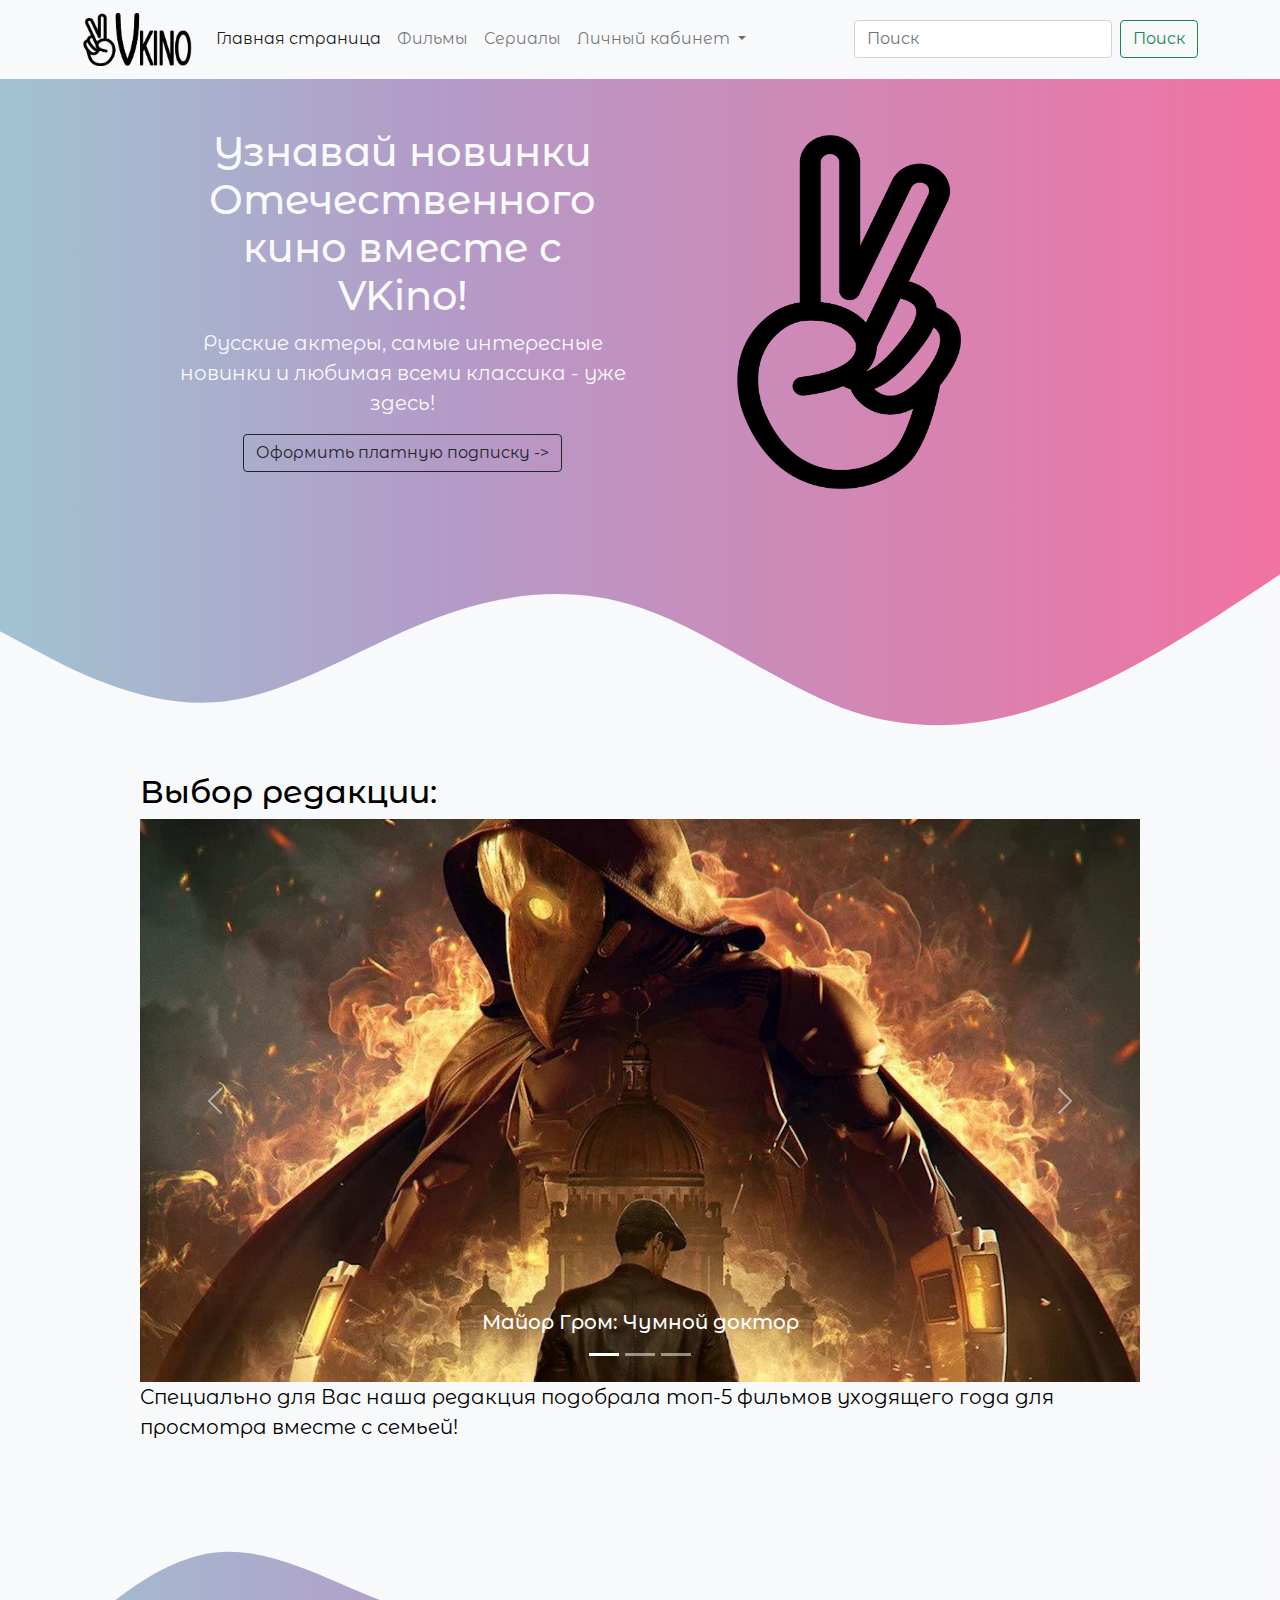
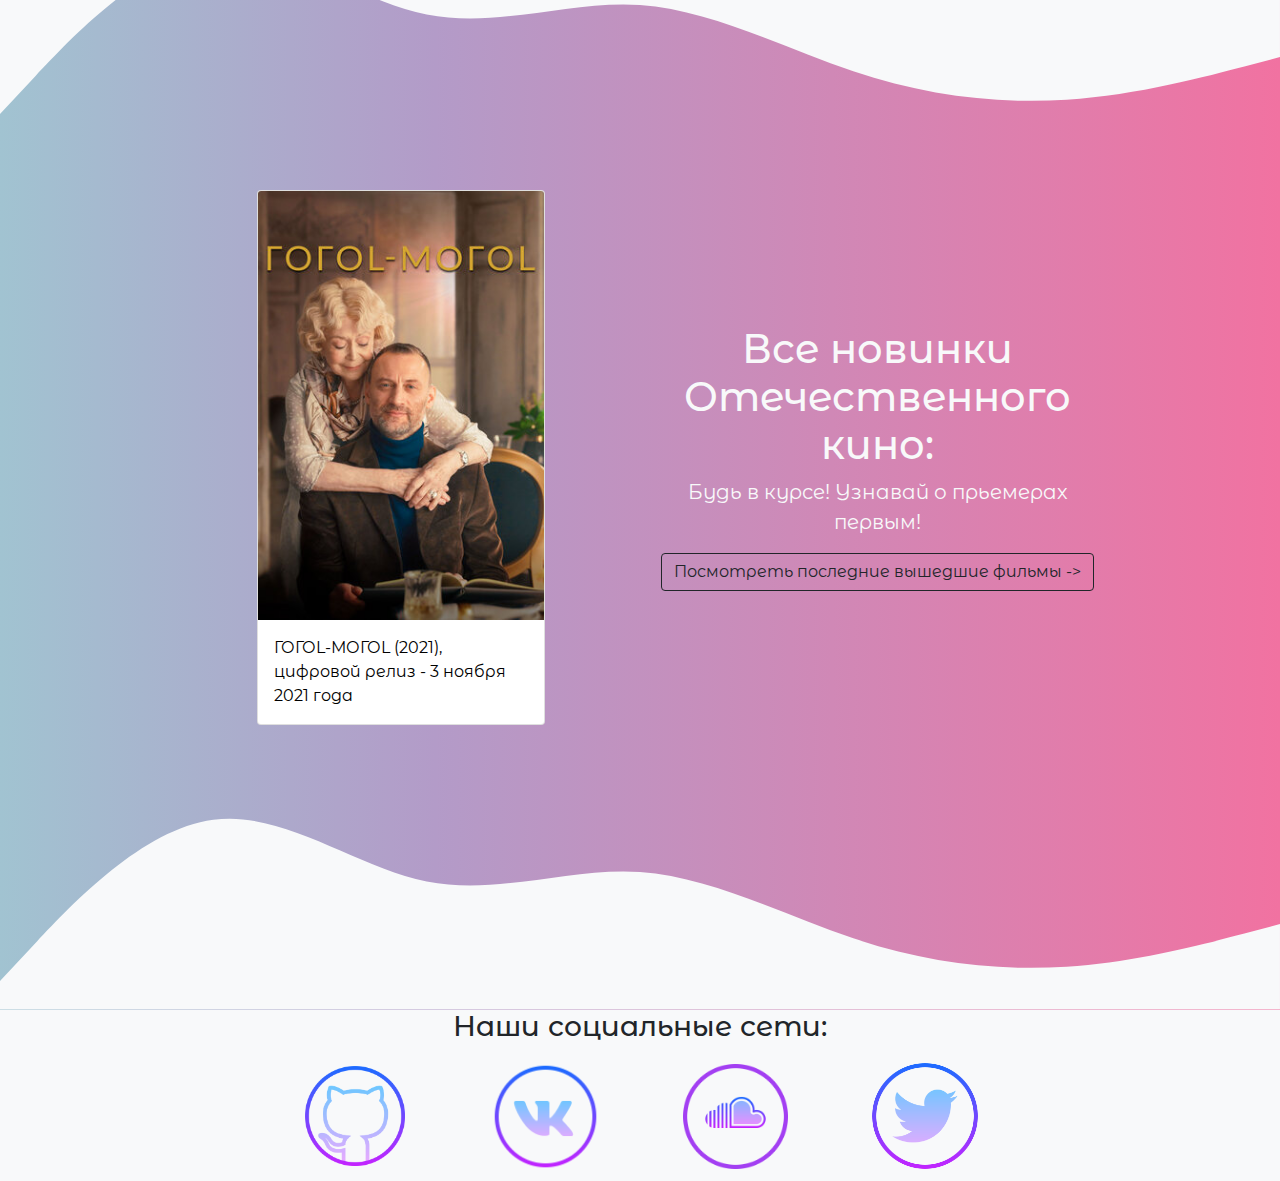
<file: index.html>
<!DOCTYPE html>
<html lang="ru">

<head>
  <meta charset="UTF-8" />
  <meta name="viewport" content="width=device-width, initial-scale=1">
  <title>VKINO</title>
  <link rel="stylesheet" href="bootstrap/css/bootstrap.min.css">
  <link rel="stylesheet" href="css/style.css">
  <link rel="preconnect" href="https://fonts.googleapis.com">
  <link rel="preconnect" href="https://fonts.gstatic.com" crossorigin>
  <link href="https://fonts.googleapis.com/css2?family=Montserrat+Alternates:wght@300&display=swap" rel="stylesheet">
  <link rel="apple-touch-icon" sizes="180x180" href="/apple-touch-icon.png">
  <link rel="icon" type="image/png" sizes="32x32" href="/favicon-32x32.png">
  <link rel="icon" type="image/png" sizes="16x16" href="/favicon-16x16.png">
  <link rel="manifest" href="/site.webmanifest">
</head>

<body>
  <nav class="navbar navbar-expand-lg navbar-light bg-light fixed-top">
    <div class="container">
      <a class="navbar-brand" href="#"><img src="images/logoupd.png" width="110" alt=""></a>
      <button class="navbar-toggler" type="button" data-bs-toggle="collapse" data-bs-target="#navbarSupportedContent"
        aria-controls="navbarSupportedContent" aria-expanded="false" aria-label="Toggle navigation">
        <span class="navbar-toggler-icon"></span>
      </button>
      <div class="collapse navbar-collapse" id="navbarSupportedContent">
        <ul class="navbar-nav me-auto mb-2 mb-lg-0">
          <li class="nav-item">
            <a href = "index.html" class="nav-link active" aria-current="page" href="#">Главная страница</a>
          </li>
          <li class="nav-item">
            <a class="nav-link" href="#">Фильмы</a>
          </li>
          <li class="nav-item">
            <a class="nav-link" href="#">Сериалы</a>
          </li>
          <li class="nav-item dropdown">
            <a class="nav-link dropdown-toggle" href="#" id="navbarDropdown" role="button" data-bs-toggle="dropdown"
              aria-expanded="false">
              Личный кабинет
            </a>
            <ul class="dropdown-menu" aria-labelledby="navbarDropdown">
              <li><a class="dropdown-item" href="#">Личный кабинет</a></li>
              <li><a class="dropdown-item" href="#">Избранное</a></li>
              <li>
                <hr class="dropdown-divider">
              </li>
              <li><a class="dropdown-item" href="#">Выйти</a></li>
            </ul>
          </li>
        </ul>
        <form class="d-flex">
          <input class="form-control me-2" type="search" placeholder="Поиск" aria-label="Search">
          <button class="btn btn-outline-success" type="submit">Поиск</button>
        </form>
      </div>
    </div>
  </nav>
  <header class="page-header gradient">
    <div class="container pt-5 text-center">
      <div class="row align-items-center justify-content-center">
        <div class="col-md-5">
          <h1>
            Узнавай новинки Отечественного кино вместе с VKino!
          </h1>
          <p>
            Русские актеры, самые интересные новинки и любимая всеми классика - уже здесь!
          </p>
          <button type="button" class="btn btn-outline-dark">Оформить платную подписку -></button>
        </div>
        <div class="col-md-5">
          <div class="logo">
            <img src="images/VKINO1mod.png" width="240px" alt="Header image">
          </div>
        </div>
      </div>
    </div>
    </div>
    <svg xmlns="http://www.w3.org/2000/svg" viewBox="0 0 1440 320">
      <path fill="#f8f9fa" fill-opacity="1"
        d="M0,160L40,181.3C80,203,160,245,240,240C320,235,400,181,480,149.3C560,117,640,107,720,133.3C800,160,880,224,960,250.7C1040,277,1120,267,1200,234.7C1280,203,1360,149,1400,122.7L1440,96L1440,320L1400,320C1360,320,1280,320,1200,320C1120,320,1040,320,960,320C880,320,800,320,720,320C640,320,560,320,480,320C400,320,320,320,240,320C160,320,80,320,40,320L0,320Z">
      </path>
    </svg>
  </header>
  <section class="recs">
    <h2>Выбор редакции:</h2>
    <div id="carouselExampleCaptions" class="carousel slide" data-bs-ride="carousel">
      <div class="carousel-indicators">
        <button type="button" data-bs-target="#carouselExampleCaptions" data-bs-slide-to="0" class="active"
          aria-current="true" aria-label="Slide 1"></button>
        <button type="button" data-bs-target="#carouselExampleCaptions" data-bs-slide-to="1"
          aria-label="Slide 2"></button>
        <button type="button" data-bs-target="#carouselExampleCaptions" data-bs-slide-to="2"
          aria-label="Slide 3"></button>
      </div>
      <div class="carousel-inner">
        <div class="carousel-item active">
          <a href="majorgrom.html"><img src="images/mgcd.jpg" class="d-block w-100" alt=""></a>
          <div class="carousel-caption d-none d-md-block">
            <h5>Майор Гром: Чумной доктор</h5>
          </div>
        </div>
        <div class="carousel-item">
          <img src="images/topi.jpg" class="d-block w-100" alt="">
          <div class="carousel-caption d-none d-md-block">
            <h5>Топи</h5>
          </div>
        </div>
        <div class="carousel-item">
          <img src="images/ogon.jpg" class="d-block w-100" alt="">
          <div class="carousel-caption d-none d-md-block">
            <h5>Огонь</h5>
          </div>
        </div>
      </div>
      <button class="carousel-control-prev" type="button" data-bs-target="#carouselExampleCaptions"
        data-bs-slide="prev">
        <span class="carousel-control-prev-icon" aria-hidden="true"></span>
        <span class="visually-hidden">Предыдущий</span>
      </button>
      <button class="carousel-control-next" type="button" data-bs-target="#carouselExampleCaptions"
        data-bs-slide="next">
        <span class="carousel-control-next-icon" aria-hidden="true"></span>
        <span class="visually-hidden">Следующий</span>
      </button>
    </div>
    <p>
      Специально для Вас наша редакция подобрала топ-5 фильмов уходящего года для просмотра вместе с семьей!
    </p>
  </section>
  <section class="news gradient">
    <svg xmlns="http://www.w3.org/2000/svg" viewBox="0 0 1440 320">
      <path fill="#f8f9fa" fill-opacity="1"
        d="M0,288L40,245.3C80,203,160,117,240,106.7C320,96,400,160,480,176C560,192,640,160,720,165.3C800,171,880,213,960,240C1040,267,1120,277,1200,272C1280,267,1360,245,1400,234.7L1440,224L1440,0L1400,0C1360,0,1280,0,1200,0C1120,0,1040,0,960,0C880,0,800,0,720,0C640,0,560,0,480,0C400,0,320,0,240,0C160,0,80,0,40,0L0,0Z">
      </path>
    </svg>
    <div class="container pt-5">
      <div class="row align-items-center justify-content-center">
        <div class="col-md-5">
          <div class="card" style="width: 18rem;">
            <img src="images/NEWBY.jpg" class="card-img-top" alt="">
            <div class="card-body">
              <p class="card-text">ГОГОL-МОГОL (2021), цифровой релиз - 3 ноября 2021 года</p>
            </div>
          </div>
        </div>
        <div class="col-md-5 text-center">
          <h1>Все новинки Отечественного кино:</h1>
          <p>Будь в курсе! Узнавай о прьемерах первым!</p>
          <button type="button" class="btn btn-outline-dark">Посмотреть последние вышедшие фильмы -></button>
        </div>
      </div>
    </div>
    <svg xmlns="http://www.w3.org/2000/svg" viewBox="0 0 1440 320">
      <path fill="#f8f9fa" fill-opacity="1"
        d="M0,288L40,245.3C80,203,160,117,240,106.7C320,96,400,160,480,176C560,192,640,160,720,165.3C800,171,880,213,960,240C1040,267,1120,277,1200,272C1280,267,1360,245,1400,234.7L1440,224L1440,320L1400,320C1360,320,1280,320,1200,320C1120,320,1040,320,960,320C880,320,800,320,720,320C640,320,560,320,480,320C400,320,320,320,240,320C160,320,80,320,40,320L0,320Z">
      </path>
    </svg>
  </section>
  <section class="socialmedia">
    <div class="container text-center">
      <div class="row align-items-center justify-content-center">
        <h3>Наши социальные сети:</h3>
        <div class="col-md-2">
          <a href="https://github.com/b8enly/VKINO"><img src="images/178-1787508_github-icon-download-at-icons8-white-github-icon.png" width="100px"></a>
        </div>
        <div class="col-md-2">
          <a href="https://vk.com/afterthecadence"><img src="images/icons8-vk-circled-512.png" width="125px"></a>
        </div>
        <div class="col-md-2">
          <a href="https://soundcloud.com/afterthecadence"><img src="images/icons8-soundcloud-512 (1).png" width="105px"></a>
        </div>
        <div class="col-md-2">
          <a href="https://twitter.com/afterthecadence"><img src="images/icons8-twitter-circled-512.png" width="130px"></a>
        </div>
      </div>
    </div>
  </section>
  <script src="bootstrap/js/bootstrap.min.js"></script>
</body>

</html>
</file>
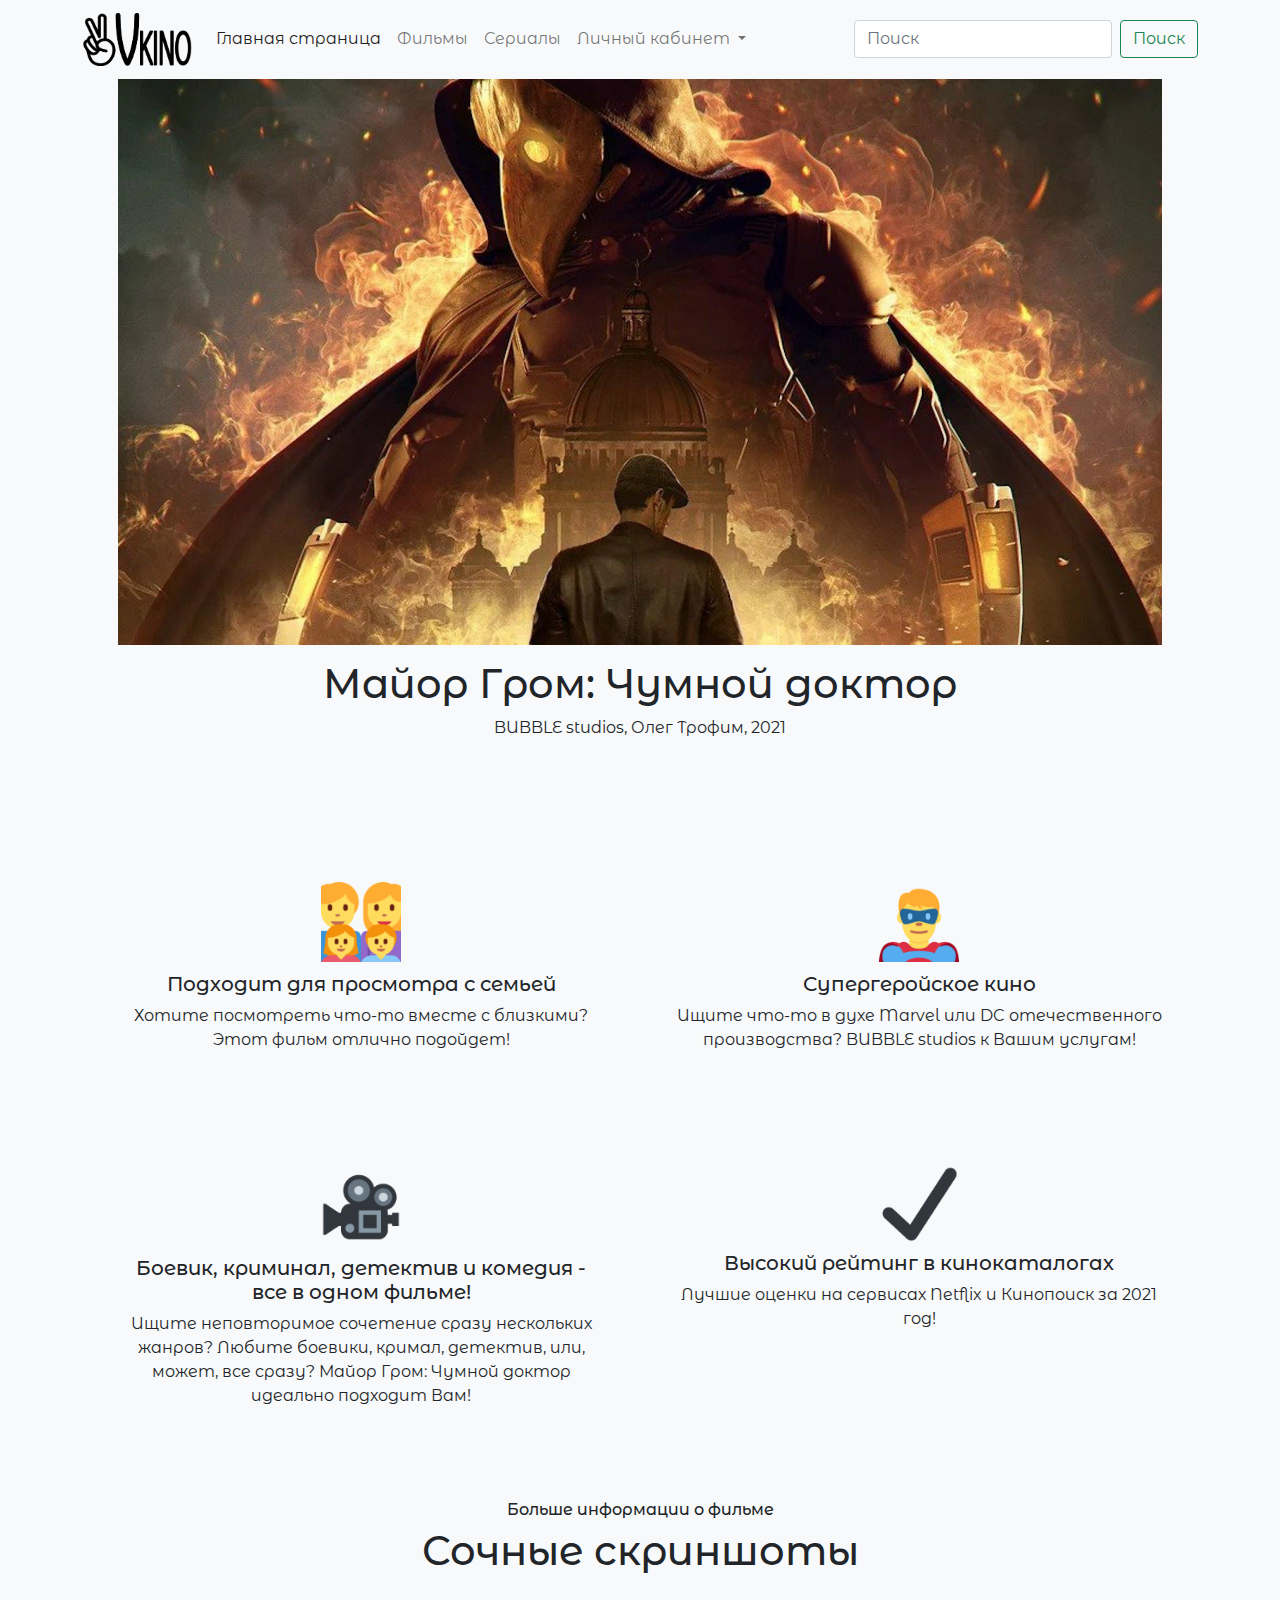
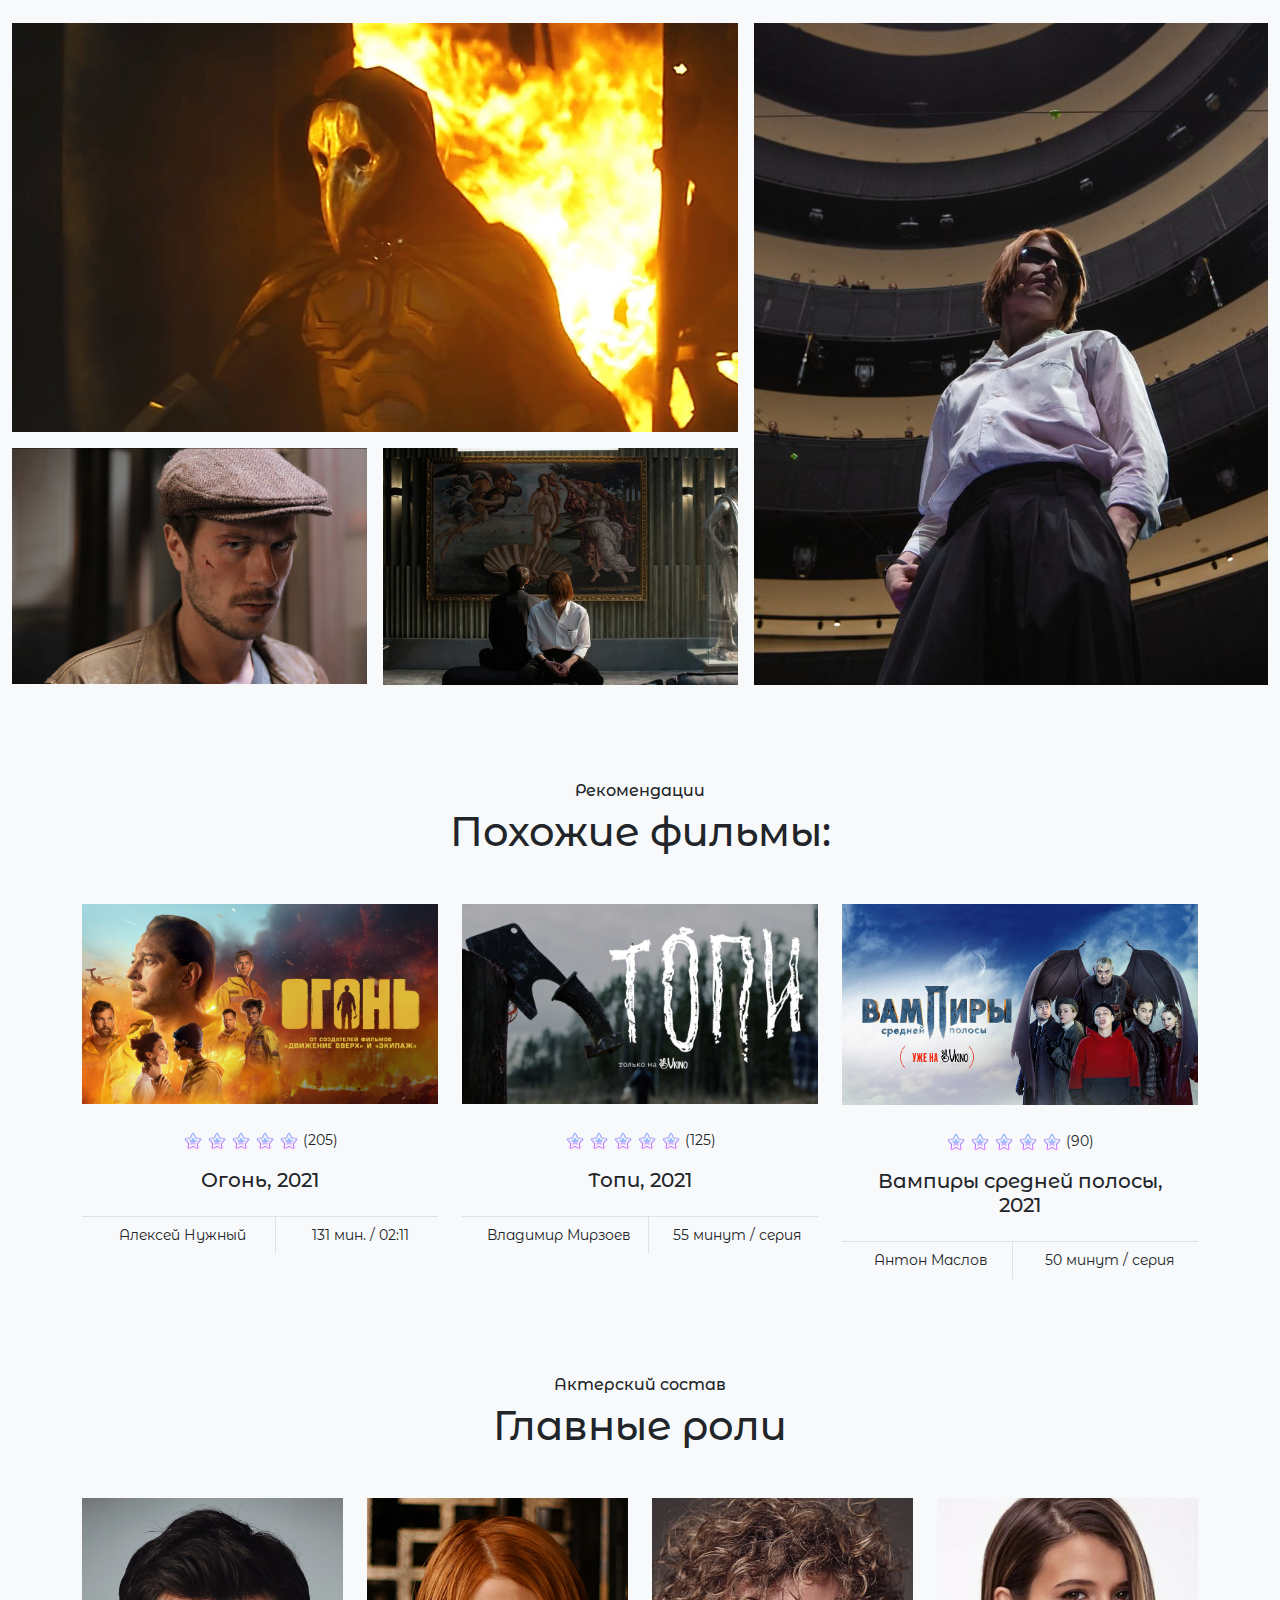
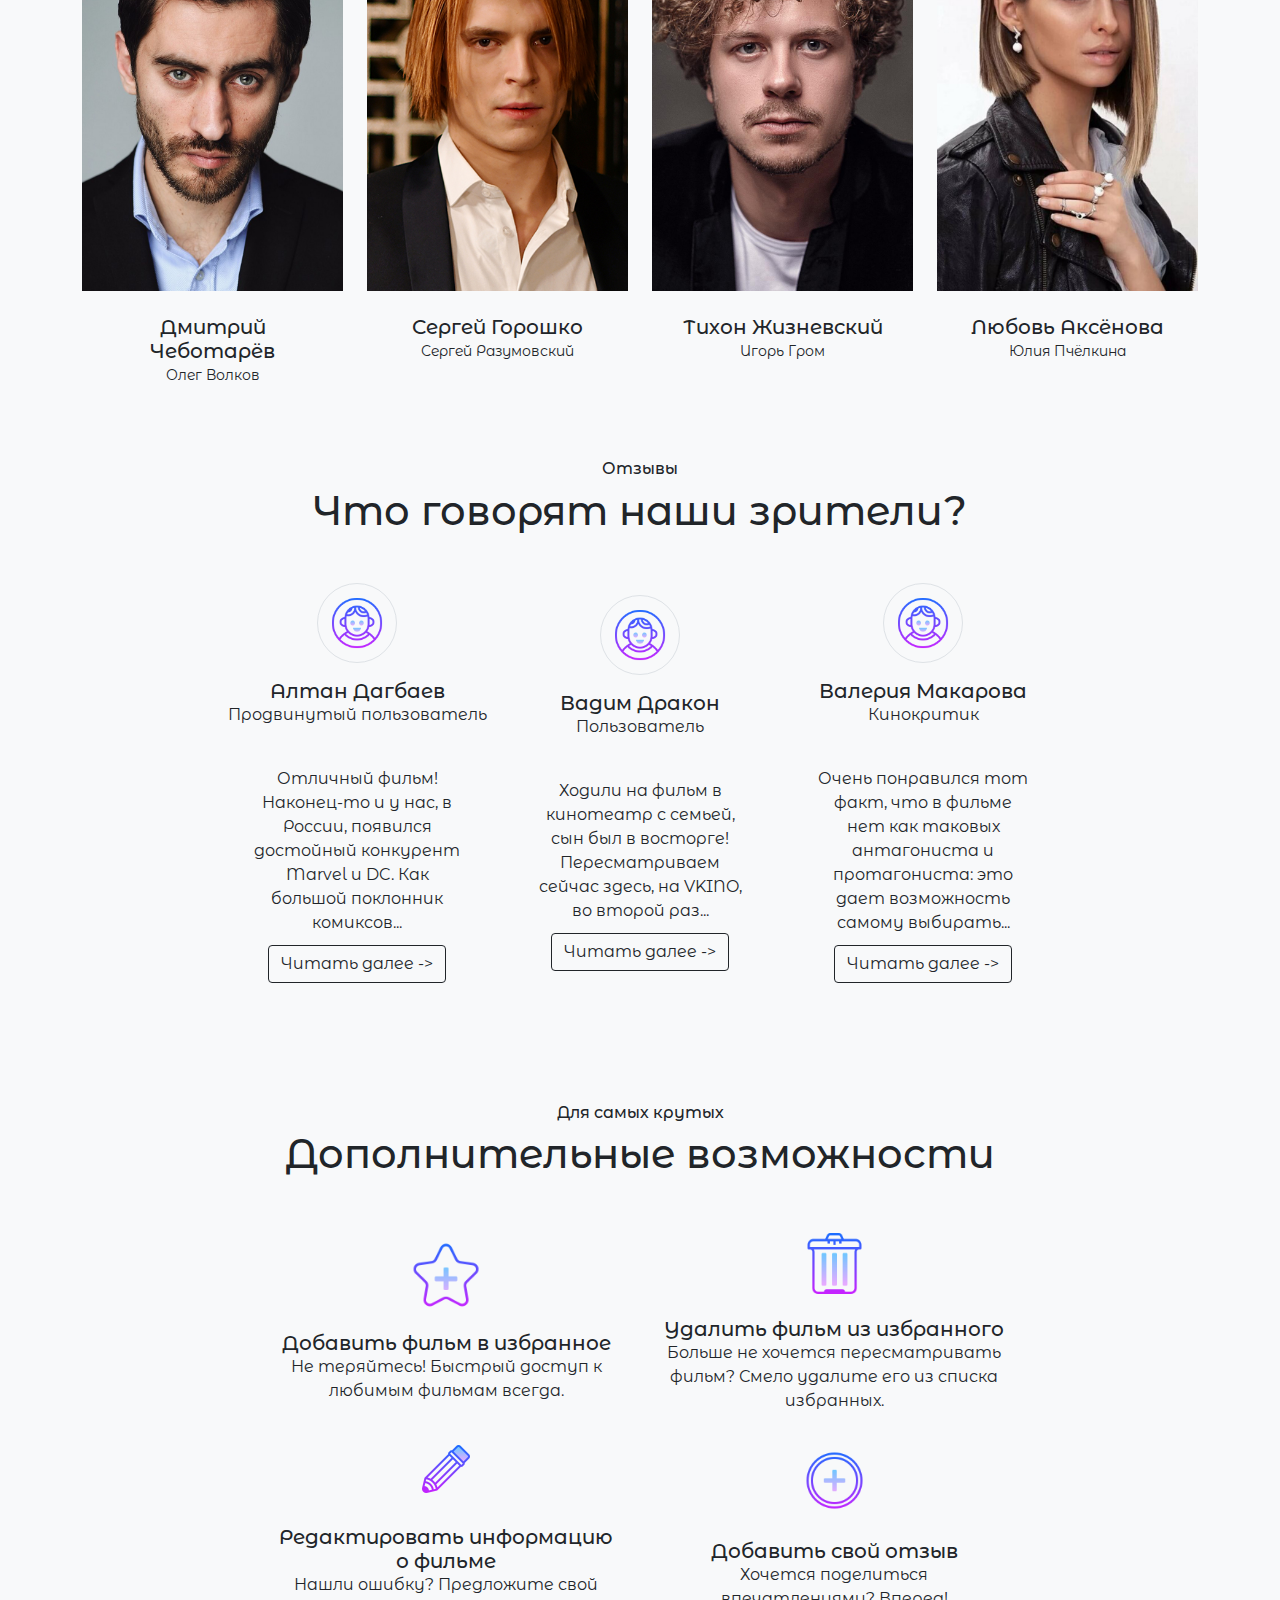
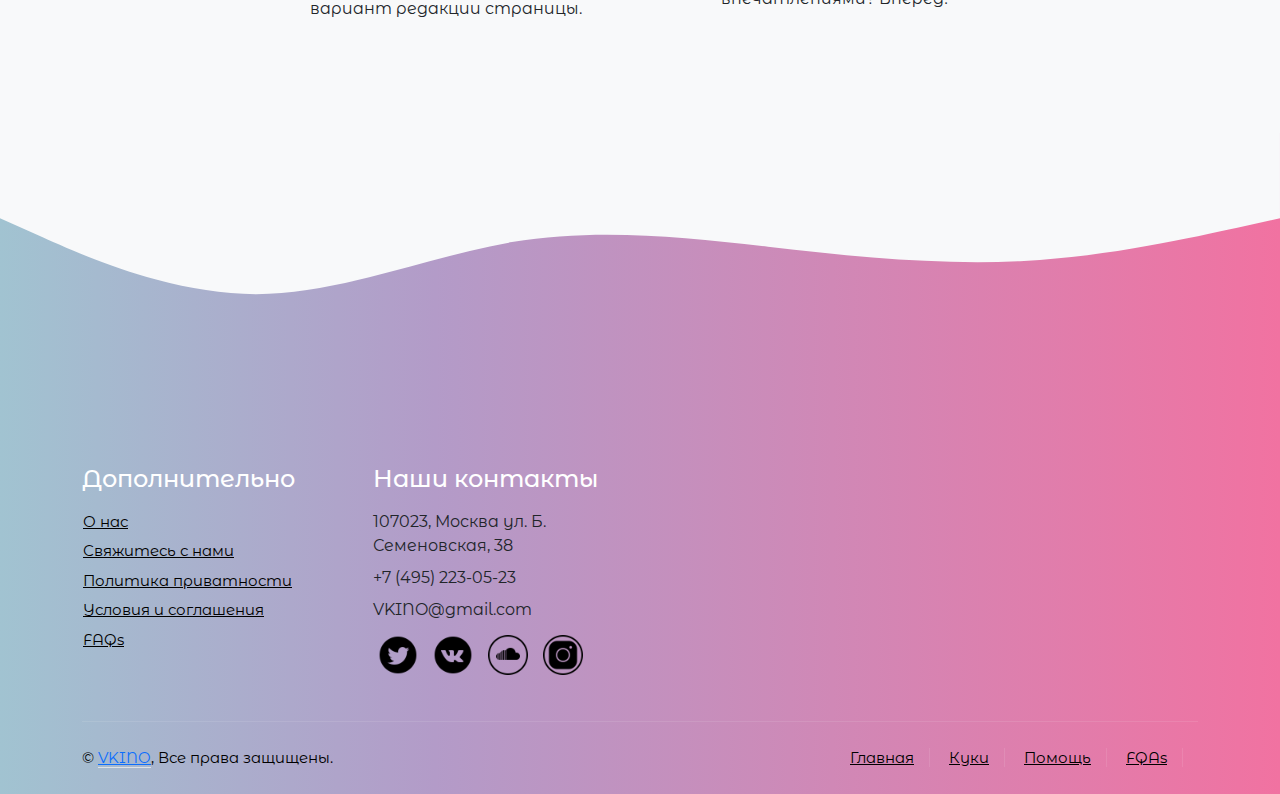
<file: majorgrom.html>
<!DOCTYPE html>
<html lang="ru">

<head>
    <meta charset="utf-8">
    <title>VKINO</title>
    <meta name="viewport" content="width=device-width, initial-scale=1">

    <link rel="preconnect" href="https://fonts.googleapis.com">
    <link rel="preconnect" href="https://fonts.gstatic.com" crossorigin>
    <link href="https://fonts.googleapis.com/css2?family=Montserrat+Alternates:wght@300&display=swap" rel="stylesheet">

    <!-- Favicon -->
    <link href="img/favicon.ico" rel="icon">
    <link rel="apple-touch-icon" sizes="180x180" href="/apple-touch-icon.png">
    <link rel="icon" type="image/png" sizes="32x32" href="/favicon-32x32.png">
    <link rel="icon" type="image/png" sizes="16x16" href="/favicon-16x16.png">
    <link rel="manifest" href="/site.webmanifest">
    <link rel="stylesheet" href="https://cdnjs.cloudflare.com/ajax/libs/font-awesome/4.7.0/css/font-awesome.min.css">

    <!-- Customized Bootstrap Stylesheet -->
    <link rel="stylesheet" href="bootstrap/css/bootstrap.min.css">

    <!-- Template Stylesheet -->
    <link rel="stylesheet" href="css/style.css">
</head>

<body>
    <!-- Navbar Start -->
    <nav class="navbar navbar-expand-lg navbar-light bg-light fixed-top">
        <div class="container">
          <a class="navbar-brand" href="#"><img src="images/logoupd.png" width="110" alt=""></a>
          <button class="navbar-toggler" type="button" data-bs-toggle="collapse" data-bs-target="#navbarSupportedContent"
            aria-controls="navbarSupportedContent" aria-expanded="false" aria-label="Toggle navigation">
            <span class="navbar-toggler-icon"></span>
          </button>
          <div class="collapse navbar-collapse" id="navbarSupportedContent">
            <ul class="navbar-nav me-auto mb-2 mb-lg-0">
              <li class="nav-item">
                <a href = "index.html" class="nav-link active" aria-current="page" href="#">Главная страница</a>
              </li>
              <li class="nav-item">
                <a class="nav-link" href="#">Фильмы</a>
              </li>
              <li class="nav-item">
                <a class="nav-link" href="#">Сериалы</a>
              </li>
              <li class="nav-item dropdown">
                <a class="nav-link dropdown-toggle" href="#" id="navbarDropdown" role="button" data-bs-toggle="dropdown"
                  aria-expanded="false">
                  Личный кабинет
                </a>
                <ul class="dropdown-menu" aria-labelledby="navbarDropdown">
                  <li><a class="dropdown-item" href="#">Личный кабинет</a></li>
                  <li><a class="dropdown-item" href="#">Избранное</a></li>
                  <li>
                    <hr class="dropdown-divider">
                  </li>
                  <li><a class="dropdown-item" href="#">Выйти</a></li>
                </ul>
              </li>
            </ul>
            <form class="d-flex">
              <input class="form-control me-2" type="search" placeholder="Поиск" aria-label="Search">
              <button class="btn btn-outline-success" type="submit">Поиск</button>
            </form>
          </div>
        </div>
      </nav>
    <!-- Navbar End -->


    <!-- Main Start -->
    <div class="container p-5 mb-4 text-center">
        <div class="mainpic"><img class="img-fluid" src="images/mgcd.jpg" alt="" width="1920px"></div> 
        <h1>Майор Гром: Чумной доктор</h1>
        <p>BUBBLE studios, Олег Трофим, 2021</p>
    </div>
    <!-- Main End -->


    <!-- Characteristics Start -->
    <div class="container-xl py-1">
        <div class="container">
            <div class="row g-4">
                <div class="col-lg-6 col-sm-3">
                    <div class="service-item text-center pt-3">
                        <div class="p-4">
                            <div class="icon"><img src="favicon/android-chrome-192x192.png" width="80px"></div>
                            <h5 class="mb-2">Подходит для просмотра с семьей</h5>
                            <p>Хотите посмотреть что-то вместе с близкими? Этот фильм отлично подойдет!</p>
                        </div>
                    </div>
                </div>
                <div class="col-lg-6 col-sm-3">
                    <div class="service-item text-center pt-3">
                        <div class="p-4">
                            <div class="icon"><img src="favicon/superhero.png" width="80px"></div>
                            <h5 class="mb-2">Супергеройское кино</h5>
                            <p>Ищите что-то в духе Marvel или DC отечественного производства? BUBBLE studios к Вашим услугам!</p>
                        </div>
                    </div>
                </div>
                <div class="col-lg-6 col-sm-3">
                    <div class="service-item text-center pt-3">
                        <div class="p-4">
                            <div class="icon"><img src="favicon/film.png" width="80px"></div>
                            <h5 class="mb-2">Боевик, криминал, детектив и комедия - все в одном фильме!</h5>
                            <p>Ищите неповторимое сочетение сразу нескольких жанров? Любите боевики, кримал, 
                                детектив, или, может, все сразу? Майор Гром: Чумной доктор идеально подходит Вам!</p>
                        </div>
                    </div>
                </div>
                <div class="col-lg-6 col-sm-3">
                    <div class="service-item text-center pt-3">
                        <div class="p-4">
                            <div class="icon"><img src="favicon/approved.png" width="75px"></div>
                            <h5 class="mb-2">Высокий рейтинг в кинокаталогах</h5>
                            <p>Лучшие оценки на сервисах Netflix и Кинопоиск за 2021 год!</p>
                        </div>
                    </div>
                </div>
            </div>
        </div>
    </div>
    <!-- Characteristics End -->


    <!-- Screenshot Start -->
    <div class="container-xxl py-5 category">
        <div class="container text-center">
                <h6 class="section-title px-3">Больше информации о фильме</h6>
                <h1 class="mb-5">Сочные скриншоты</h1>
            </div>
            <div class="row g-3">
                <div class="col-lg-7 col-md-6">
                    <div class="row g-3">
                        <div class="col-lg-12 col-md-12">
                            <a class="position-relative d-block overflow-hidden" href="">
                                <img class="img-fluid" src="images/мгчд1.jpg" alt="">
                                <div class="text-center position-absolute bottom-0 end-0 py-2 px-3" style="margin: 1px;">
                                </div>
                            </a>
                        </div>
                        <div class="col-lg-6 col-md-12 wow zoomIn" data-wow-delay="0.3s">
                            <a class="position-relative d-block overflow-hidden" href="">
                                <img class="img-fluid" src="images/мгчд2.0.jpg" alt="">
                                <div class="text-center position-absolute bottom-0 end-0 py-2 px-3" style="margin: 1px;">
                                </div>
                            </a>
                        </div>
                        <div class="col-lg-6 col-md-12 wow zoomIn" data-wow-delay="0.5s">
                            <a class="position-relative d-block overflow-hidden" href="">
                                <img class="img-fluid" src="images/мгчд3.jpg" alt="">
                                <div class="text-center position-absolute bottom-0 end-0 py-2 px-3" style="margin: 1px;">
                                </div>
                            </a>
                        </div>
                    </div>
                </div>
                <div class="col-lg-5 col-md-6 wow zoomIn" data-wow-delay="0.7s" style="min-height: 350px;">
                    <a class="position-relative d-block h-100 overflow-hidden" href="">
                        <img class="img-fluid position-absolute w-100 h-100" src="images/мгчд4.jpg" alt="" style="object-fit: cover;">
                        <div class="text-center position-absolute bottom-0 end-0 py-2 px-3" style="margin:  1px;">
                        </div>
                    </a>
                </div>
            </div>
        </div>
    <!-- Screenshot End -->


    <!-- Films Start -->
    <div class="container-xxl py-5">
        <div class="container">
            <div class="text-center">
                <h6 class="section-title px-3">Рекомендации</h6>
                <h1 class="mb-5">Похожие фильмы:</h1>
            </div>
            <div class="row g-4 justify-content-center">
                <div class="col-lg-4 col-md-6">
                    <div class="course-item bg-light">
                        <div class="position-relative overflow-hidden">
                            <img class="img-fluid" src="images/ogon.jpg" alt="">
                        </div>
                        <div class="text-center p-4 pb-0">
                            <div class="mb-3">
                                <small class="iconstar"><img src="images/icons8-star-96.png" width=20px></small>
                                <small class="iconstar"><img src="images/icons8-star-96.png" width=20px></small>
                                <small class="iconstar"><img src="images/icons8-star-96.png" width=20px></small>
                                <small class="iconstar"><img src="images/icons8-star-96.png" width=20px></small>
                                <small class="iconstar"><img src="images/icons8-star-96.png" width=20px></small>
                                <small>(205)</small>
                            </div>
                            <h5 class="mb-4">Огонь, 2021</h5>
                        </div>
                        <div class="d-flex border-top">
                            <small class="flex-fill text-center border-end py-2"><i class="fa fa-user-tie text-primary me-2"></i>Алексей Нужный</small>
                            <small class="flex-fill text-center py-2"><i class="fa fa-clock text-primary me-2"></i>131 мин. / 02:11</small>
                        </div>
                    </div>
                </div>
                <div class="col-lg-4 col-md-6 wow fadeInUp" data-wow-delay="0.3s">
                    <div class="course-item bg-light">
                        <div class="position-relative overflow-hidden">
                            <img class="img-fluid" src="images/topi.jpg" alt="">
                            <div class="w-100 d-flex justify-content-center position-absolute bottom-0 start-0 mb-4">
                            </div>
                        </div>
                        <div class="text-center p-4 pb-0">
                            <div class="mb-3">
                                <small class="iconstar"><img src="images/icons8-star-96.png" width=20px></small>
                                <small class="iconstar"><img src="images/icons8-star-96.png" width=20px></small>
                                <small class="iconstar"><img src="images/icons8-star-96.png" width=20px></small>
                                <small class="iconstar"><img src="images/icons8-star-96.png" width=20px></small>
                                <small class="iconstar"><img src="images/icons8-star-96.png" width=20px></small>
                                <small>(125)</small>
                            </div>
                            <h5 class="mb-4">Топи, 2021</h5>
                        </div>
                        <div class="d-flex border-top">
                            <small class="flex-fill text-center border-end py-2"><i class="fa fa-user-tie text-primary me-2"></i>Владимир Мирзоев</small>
                            <small class="flex-fill text-center py-2"><i class="fa fa-clock text-primary me-2"></i>55 минут / серия</small>
                        </div>
                    </div>
                </div>
                <div class="col-lg-4 col-md-6 wow fadeInUp" data-wow-delay="0.5s">
                    <div class="course-item bg-light">
                        <div class="position-relative overflow-hidden">
                            <img class="img-fluid" src="images/vampires.jpg" alt="">
                            <div class="w-100 d-flex justify-content-center position-absolute bottom-0 start-0 mb-4">
                            </div>
                        </div>
                        <div class="text-center p-4 pb-0">
                            <div class="mb-3">
                                <small class="iconstar"><img src="images/icons8-star-96.png" width=20px></small>
                                <small class="iconstar"><img src="images/icons8-star-96.png" width=20px></small>
                                <small class="iconstar"><img src="images/icons8-star-96.png" width=20px></small>
                                <small class="iconstar"><img src="images/icons8-star-96.png" width=20px></small>
                                <small class="iconstar"><img src="images/icons8-star-96.png" width=20px></small>
                                <small>(90)</small>
                            </div>
                            <h5 class="mb-4">Вампиры средней полосы, 2021</h5>
                        </div>
                        <div class="d-flex border-top">
                            <small class="flex-fill text-center border-end py-2"><i class="fa fa-user-tie text-primary me-2"></i>Антон Маслов</small>
                            <small class="flex-fill text-center py-2"><i class="fa fa-clock text-primary me-2"></i>50 минут / серия</small>
                        </div>
                    </div>
                </div>
            </div>
        </div>
    </div>
    <!-- Films End -->


    <!-- Team Start -->
    <div class="container-xxl py-5">
        <div class="container">
            <div class="text-center">
                <h6 class="section-title px-3">Актерский состав</h6>
                <h1 class="mb-5">Главные роли</h1>
            </div>
            <div class="row g-4">
                <div class="col-lg-3 col-md-6 wow fadeInUp" data-wow-delay="0.1s">
                    <div class="team-item bg-light">
                        <div class="overflow-hidden">
                            <img class="img-fluid" src="images/Димас.jpg" alt="">
                        </div>
                        <div class="text-center p-4">
                            <h5 class="mb-0">Дмитрий Чеботарёв</h5>
                            <small>Олег Волков</small>
                        </div>
                    </div>
                </div>
                <div class="col-lg-3 col-md-6 wow fadeInUp" data-wow-delay="0.3s">
                    <div class="team-item bg-light">
                        <div class="overflow-hidden">
                            <img class="img-fluid" src="images/Горох.jpg" alt="">
                        </div>
                        <div class="text-center p-4">
                            <h5 class="mb-0">Сергей Горошко</h5>
                            <small>Сергей Разумовский</small>
                        </div>
                    </div>
                </div>
                <div class="col-lg-3 col-md-6 wow fadeInUp" data-wow-delay="0.5s">
                    <div class="team-item bg-light">
                        <div class="overflow-hidden">
                            <img class="img-fluid" src="images/Тиша.jpg" alt="">
                        </div>
                        <div class="text-center p-4">
                            <h5 class="mb-0">Тихон Жизневский</h5>
                            <small>Игорь Гром</small>
                        </div>
                    </div>
                </div>
                <div class="col-lg-3 col-md-6 wow fadeInUp" data-wow-delay="0.7s">
                    <div class="team-item bg-light">
                        <div class="overflow-hidden">
                            <img class="img-fluid" src="images/Люба.jpg" alt="">
                        <div class="text-center p-4">
                            <h5 class="mb-0">Любовь Аксёнова</h5>
                            <small>Юлия Пчёлкина</small>
                        </div>
                    </div>
                </div>
            </div>
        </div>
    </div>
    <!-- Team End -->


    <!-- Answers Start -->
    <div class="container-xxl py-5">
        <div class="container">
            <div class="text-center">
                <h6 class="section-title px-3">Отзывы</h6>
                <h1 class="mb-5">Что говорят наши зрители?</h1>
            </div>
            <div class="owl-carousel testimonial-carousel position-relative">
                <div class="row align-items-center justify-content-center g-3">
                    <div class="col-md-3">
                        <div class="testimonial-item text-center">
                            <img class="border rounded-circle p-2 mx-auto mb-3" src="images/person.png"
                                style="width: 80px; height: 80px;">
                            <h5 class="mb-0">Алтан Дагбаев</h5>
                            <p>Продвинутый пользователь</p>
                            <div class="testimonial-text text-center p-4">
                                <div class="ans"><p class="mb-0">Отличный фильм! Наконец-то и у нас, в России, появился достойный конкурент Marvel и DC. Как большой поклонник комиксов...</p></div>
                                <button type="button" class="btn btn-outline-dark">Читать далее -></button>
                            </div>
                        </div>
                    </div>
                    <div class="col-md-3">
                        <div class="testimonial-item text-center">
                            <img class="border rounded-circle p-2 mx-auto mb-3" src="images/person.png"
                                style="width: 80px; height: 80px;">
                            <h5 class="mb-0">Вадим Дракон</h5>
                            <p>Пользователь</p>
                            <div class="testimonial-text text-center p-4">
                                <div class="ans"><p class="mb-0">Ходили на фильм в кинотеатр с семьей, сын был в восторге! Пересматриваем сейчас здесь, на VKINO, во второй раз...</p> </div>
                                <button type="button" class="btn btn-outline-dark">Читать далее -></button>
                            </div>
                        </div>
                    </div>
                    <div class="col-md-3">
                        <div class="testimonial-item text-center">
                            <img class="border rounded-circle p-2 mx-auto mb-3" src="images/person.png"
                                style="width: 80px; height: 80px;">
                            <h5 class="mb-0">Валерия Макарова</h5>
                            <p>Кинокритик</p>
                            <div class="testimonial-text text-center p-4">
                                <div class="ans"><p class="mb-0">Очень понравился тот факт, что в фильме нет как таковых антагониста и протагониста: это дает возможность самому выбирать...</p></div>
                                <button type="button" class="btn btn-outline-dark">Читать далее -></button>
                            </div>
                        </div>
                    </div>
                </div>
            </div>
        </div>
    </div>
    <!-- Answers End -->

    <!-- Options Start -->
    <div class="container-xxl py-5">
        <div class="container">
            <div class="text-center">
                <h6 class="section-title px-3">Для самых крутых</h6>
                <h1 class="mb-5">Дополнительные возможности</h1>
            </div>
            <div class="owl-carousel testimonial-carousel position-relative">
                <div class="row align-items-center justify-content-center g-5">
                    <div class="col-md-4">
                        <div class="testimonial-item text-center">
                            <img class=" mx-auto mb-3" src="images/icons8-add-to-favorites-96.png"
                                style="width: 80px; height: 80px;">
                            <h5 class="mb-0">Добавить фильм в избранное</h5>
                            <p>Не теряйтесь! Быстрый доступ к любимым фильмам всегда.</p>
                        </div>
                    </div>
                    <div class="col-md-4">
                        <div class="testimonial-item text-center">
                            <img class="bp-2 mx-auto mb-3" src="images/icons8-waste-96.png"
                                style="width: 75px; height: 75px;">
                            <h5 class="mb-0">Удалить фильм из избранного</h5>
                            <p>Больше не хочется пересматривать фильм? Смело удалите его из списка избранных.</p>
                        </div>
                    </div>
                </div>
                <div class="row align-items-center justify-content-center g-5">
                    <div class="col-md-4">
                        <div class="testimonial-item text-center">
                            <img class="p-2 mx-auto mb-3" src="images/icons8-edit-512.png"
                                style="width: 80px; height: 80px;">
                            <h5 class="mb-0">Редактировать информацию о фильме</h5>
                            <p>Нашли ошибку? Предложите свой вариант редакции страницы.</p>
                        </div>
                    </div>
    
                    <div class="col-md-4">
                        <div class="testimonial-item text-center">
                            <img class="p-2 mx-auto mb-3" src="images/icons8-add-96.png" style="width: 85px; height: 85px;">
                            <h5 class="mb-0">Добавить свой отзыв</h5>
                            <p>Хочется поделиться впечатлениями? Вперед!</p>
                        </div>
                    </div>
                </div>
            </div>
        </div>
    </div>
    </div>
    <!-- Options End -->
        
    <!-- Footer Start -->
    <section class="footer gradient">
        <svg xmlns="http://www.w3.org/2000/svg" viewBox="0 0 1440 320">
            <path fill="#f8f9fa" fill-opacity="1"
                d="M0,96L48,117.3C96,139,192,181,288,181.3C384,181,480,139,576,122.7C672,107,768,117,864,128C960,139,1056,149,1152,144C1248,139,1344,117,1392,106.7L1440,96L1440,0L1392,0C1344,0,1248,0,1152,0C1056,0,960,0,864,0C768,0,672,0,576,0C480,0,384,0,288,0C192,0,96,0,48,0L0,0Z">
            </path>
        </svg>

    <div class="container py-5">
        <div class="row g-5">
            <div class="col-lg-3 col-md-6">
                <h4 class="text-white mb-3">Дополнительно</h4>
                <a class="btn btn-link" href="">О нас</a>
                <a class="btn btn-link" href="">Свяжитесь с нами</a>
                <a class="btn btn-link" href="">Политика приватности</a>
                <a class="btn btn-link" href="">Условия и соглашения</a>
                <a class="btn btn-link" href="">FAQs</a>
            </div>
            <div class="col-lg-3 col-md-6">
                <h4 class="text-white mb-3">Наши контакты</h4>
                <p class="mb-2">107023, Москва ул. Б. Семеновская, 38</p>
                <p class="mb-2">+7 (495) 223-05-23</p>
                <p class="mb-2">VKINO@gmail.com</p>
                <div class="d-flex pt-2">
                    <a class="btn btn-social" href=""><img src="images/icons8-twitter-circled-100.png" width="40px"></a>
                    <a class="btn btn-social" href=""><img src="images/icons8-vk-circled-100.png" width="40px"></a>
                    <a class="btn btn-social" href=""><img src="images/icons8-soundcloud-100.png" width="40px"></a>
                    <a class="btn btn-social" href=""><img src="images/icons8-instagram-100.png" width="40px"></a>
                </div>
            </div>
        </div>
    </div>
    <div class="container">
        <div class="copyright">
            <div class="row">
                <div class="col-md-6 text-center text-md-start mb-3 mb-md-0">
                    &copy; <a class="border-bottom" href="#">VKINO</a>, Все права защищены.
                </div>
                <div class="col-md-6 text-center text-md-end">
                    <div class="footer-menu">
                        <a href="">Главная</a>
                        <a href="">Куки</a>
                        <a href="">Помощь</a>
                        <a href="">FQAs</a>
                    </div>
                </div>
            </div>
        </div>
    </div>
</section>
    <!-- Footer End -->
    <!-- Template Javascript -->
    <script src="bootstrap/js/bootstrap.min.js"></script>
</body>
</html>
</file>
<file: css/style.css>
html,
body{
    height: 100%;
    font-size: 1rem;
    font-family: 'Montserrat Alternates', sans-serif;
    background: #f8f9fa;
}

.gradient {
    background: rgb(161,195,209);
    background: linear-gradient(90deg, rgba(161,195,209,1) 0%, rgba(179,155,200,1) 34%, rgba(208,136,182,1) 65%, rgba(241,114,161,1) 100%);
}

.page-header{
    margin-top: 4rem;
    font-size: 1.25rem;
    color: #f8f9fa;
}

.news
{
    font-size: 1.25rem;
    color: #f8f9fa;
}

.logo
{
    margin-top: 5%;
    margin-left: 80px;
    width: 128px;
}


.container-navbar
{
    margin-left: 0px;
}

.recs
{
    color:black;
    font-size: 1.25rem;
    margin-right: 140px;
    margin-left: 140px;
}

.card-text
{
    color:black;
    font-size: 1rem;
    font-family: 'Montserrat Alternates', sans-serif;
}

.card
{
    margin-left: 80px;
}

.icon
{
    margin: 10px;
}

.mainpic
{
    margin-top: 10px;
    margin-bottom: 15px;
}

.h6
{
    color:black;
}

.ans
{
    margin-bottom: 10px;
}

/*** Footer ***/

.footer .btn.btn-social {
    margin-right: 5px;
    display: flex;
    width: 50px;
    height: 35px;
    align-items: center;
    justify-content: center;
    font-weight: normal;
    transition: .3s;
}

.footer .btn.btn-link {
    color:black;
    display: block;
    margin-bottom: 5px;
    padding: 0;
    text-align: left;
    font-size: 15px;
    font-weight: normal;
    transition: .3s;
}

.footer .btn.btn-link:hover {
    letter-spacing: 1px;
}

.footer .copyright {
    color: black;
    padding: 25px 0;
    font-size: 15px;
    border-top: 1px solid rgba(256, 256, 256, .1);
}

.footer .footer-menu a {
    color: black;
    margin-right: 15px;
    padding-right: 15px;
    border-right: 1px solid rgba(255, 255, 255, .1);
}
</file>
